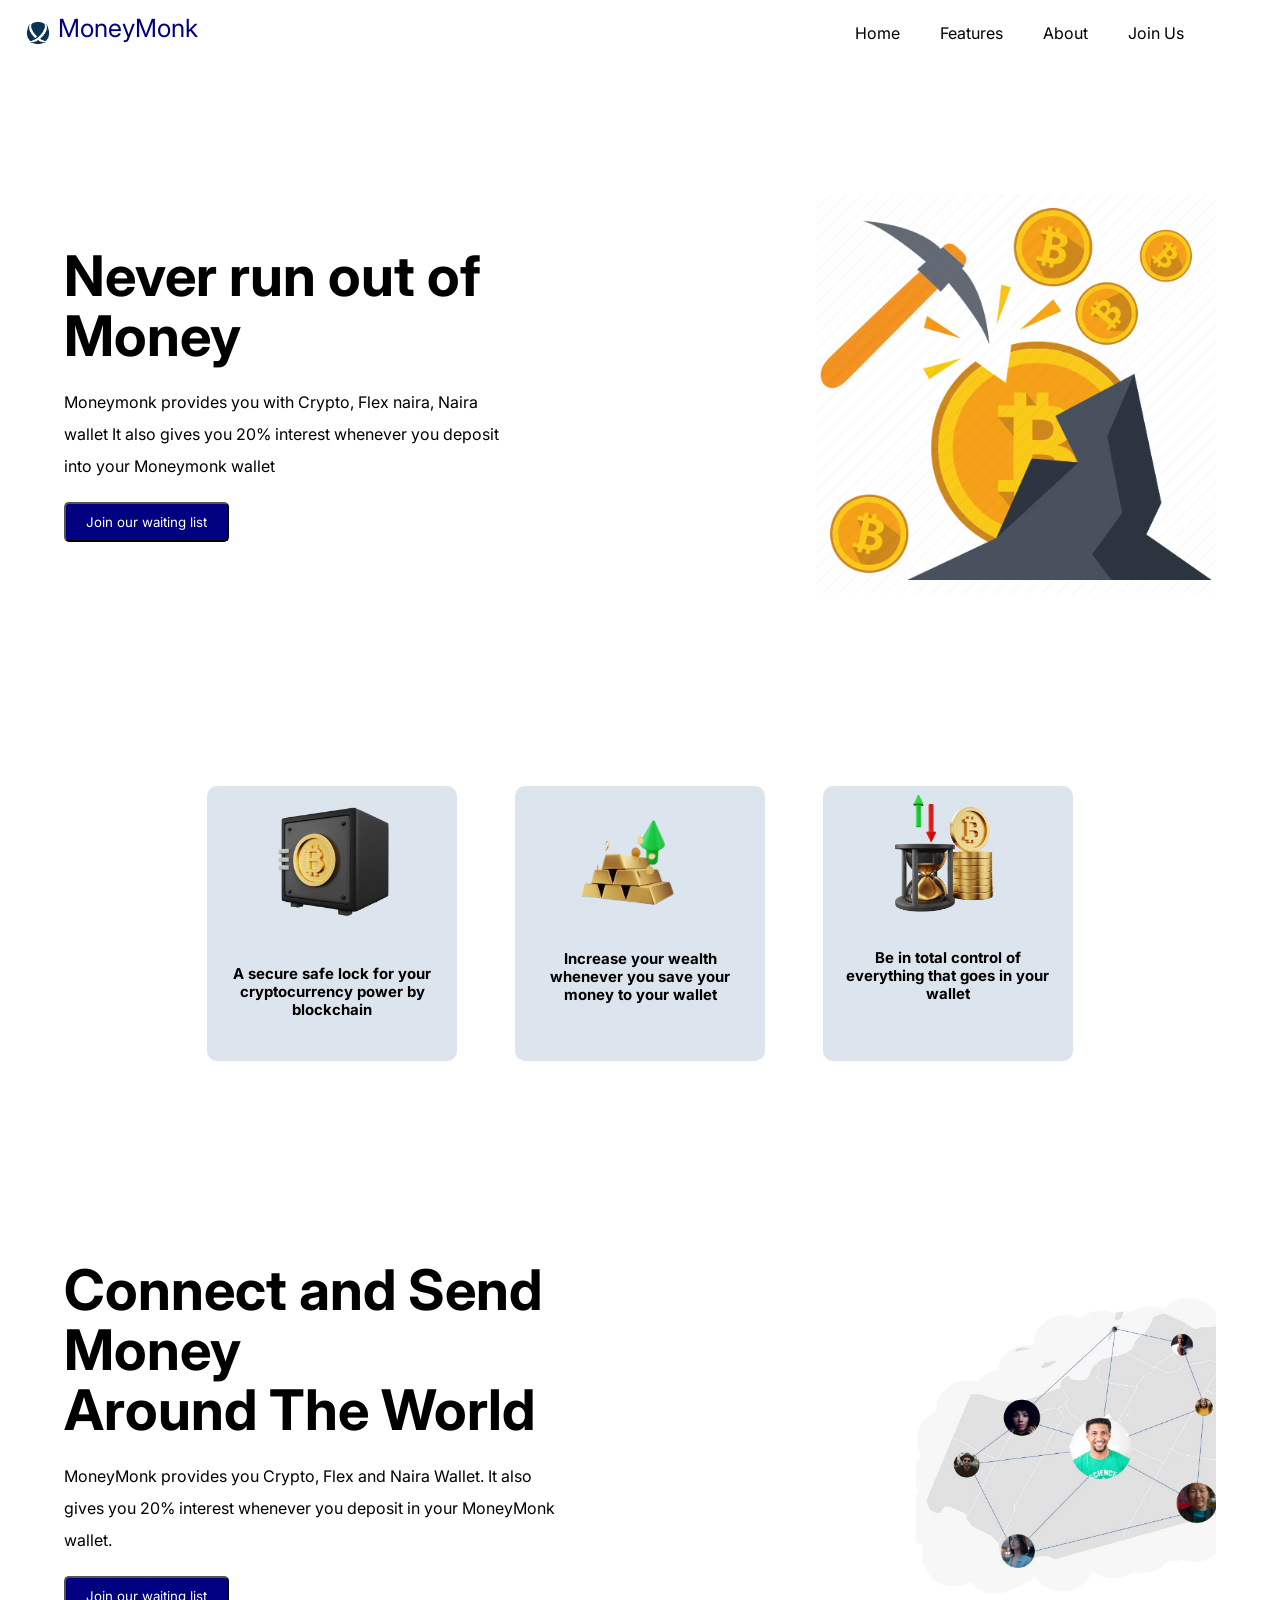
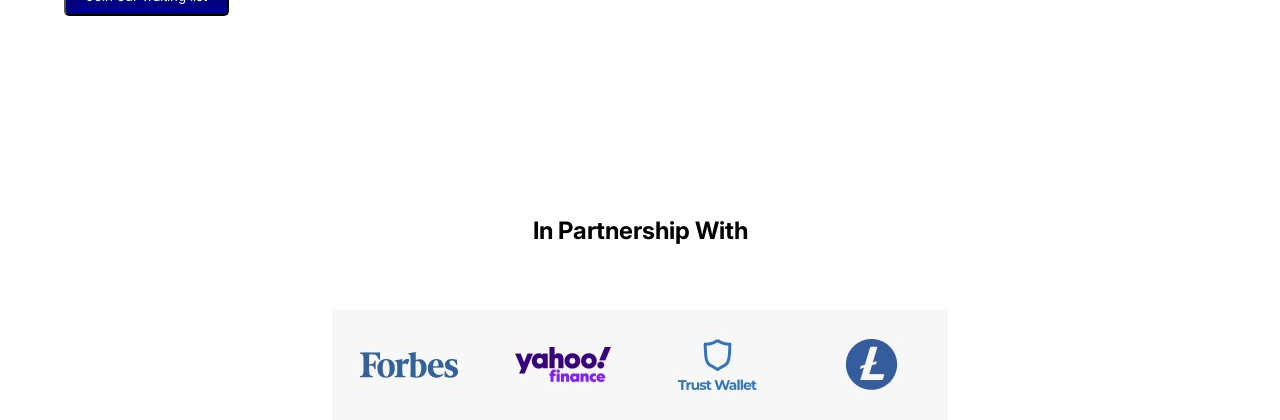
<file: index.html>
<!DOCTYPE html>
<html lang="en">
<head>
    <meta charset="UTF-8">
    <meta http-equiv="X-UA-Compatible" content="IE=edge">
    <meta name="viewport" content="width=device-width, initial-scale=1.0">
    <link rel="stylesheet" href="style.css">
    <title>Moneymonk</title>
</head>
<body>
<div class="nav-links">
  <div class="logo">
    <img src="images/05062021-07_generated-removebg-preview.png" alt="#"> MoneyMonk
  </div>

  <ul>
    <li><a href="#">Home</a></li>
    <li><a href="#">Features</a></li>
    <li><a href="#">About</a></li>
    <li><a href="#">Join Us</a></li>
  </ul>
</div>
</div>

<!--main section-->
<div class="main-content">
  <div class="heading">
    <h1>Never run out of Money</h1>
    <p>
      Moneymonk provides you with Crypto, Flex naira, Naira wallet It also gives you 20% interest whenever you
      deposit into your Moneymonk wallet
    </p>
    <button>Join our waiting list</button>
  </div>

  <img src="images/2905292.png" alt="">
</div>

<!--Sub-section-->
<div class="feature-box">
  <div class="box-1">
    <img src="images/sensei9-removebg-preview.png" alt="" class="">
    <h5>A secure safe lock for your cryptocurrency power by blockchain </h5>
   </div> 

  <div class="box-2">
    <img src="images/sensei4-removebg-preview.png" alt="" class="">
    <h5> Increase your wealth <br> whenever you save your money to your wallet</h5>
  </div>

  <div class="box-3">
    <img src="images/sensei10-removebg-preview.png" alt="">
    <h5>Be in total control of everything that goes in your wallet</h5>  </div>
  </div>
</div>

<div class="sub-content">
  <div class="heading">
  <h1>Connect and Send Money<br> Around The World</h1>
  <p>MoneyMonk provides you Crypto, Flex and Naira Wallet. It also gives you 20% interest whenever you deposit in your MoneyMonk wallet.</p>
<button>Join our waiting list</button>
  </div>

<img src="images\connection3-removebg-preview (1).png" alt="">
</div>

<div class="footer">
  <h2>In Partnership With</h2>
  </div>
<div class="images">
  <img src="images/sensei2.jpeg" alt="">
  <img src="images/sensei8.jpeg" alt="">
  <img src="images/sensei6.jpeg" alt="">
  <img src="images/sensei5.jpeg" alt="">
</div>
</file>
<file: style.css>
@import url('https://fonts.googleapis.com/css2?family=Inter:wght@100;400;500&display=swap');
   

    
    * {
      margin: 0;
      padding: 0;
      box-sizing: content-box;
      font-family: Inter, cursive;
      background
    }
    
    /* What does this work for? */
    /*
    div.navbar {
      display: flex;
      justify-content: space-between;
      margin: 0 5% 5%;
    }
    */
    div.logo {
      display: flex;
      font-size: 25px;
      color: navy;
      margin-left: 5px;
      height: 40px;
      background: white;
     }
      /* it suuposed to be div.nav-links not div.navlinks */
    div.nav-links {
      display: flex;
      justify-content: space-between;
      align-items: center;
      padding: 1% 1%;
      max-width: 100%;
    }
    
    ul {
      display: flex;
      padding-right: 5%;
      list-style: none;
    }
    
    li a {
      padding: 0 20px;
      text-decoration: none;
      color: black;
    }
    
    li a:hover {
      color: white;
      background: navy;
      padding: 10px 20px;
      border-radius: 5px;
    }
    
    /*
    li {
      padding-left: 20px;
    }
    
    li a {
      text-decoration: none;
      color: black;
      padding: 0;
    }
    
    ul 
    
    */
    
    div.main-content {
        display: flex;
      align-items: center;
      line-height: 2;
      padding: 10% 5% 5% 5%;
    }
    
    div.main-content.heading {
      display: flex;
      flex-direction: column;
    }
    
    .heading p {
      padding: 20px 0;
      width: 60%;
      
    }
    
    .heading h1 {
      width: 60%;
      font-size: 3.5rem;
      line-height: 60px;
    }
    
    .heading button {
      background: navy ;
      color: white;
      outline: none;
      border-radius: 5px;
      font-size: 500;
      padding: 10px 20px;
      cursor: pointer;
    }
    
    div.main-content img {
      width: 400px;
      border-radius: 3px;
      background: white;
    }
    
    /*
    div.main-content heading h1 {
      font-size: 300;
      margin: 80px 20px 40px 100px;
      height: 250px;
      text-transform: uppercase;
      letter-spacing: 2px;
      font-weight: 600px;
      color: #1a1a1a;
    }
    
    div.main-content heading p {
      text-align: left;
      padding-top: 0.7rem;
      color: black;
      font-size: 800;
      font-weight: 900px;
      letter-spacing: 2px;
    }
    
    div.main-content img {
      background: white;
      height: 250px;
      width: 300px;
      border-radius: 3px;
    }
    
    div.main-content button {
      background: #33629a;
      border-radius: 5px;
      font-size: 500;
      padding: 10px;
    }
    */
    
    div.feature-box {
      display: flex;
      justify-content: center;
      text-align: center;
      font-size: 18px;
      font-weight: 600;
      padding: 10% 5% 5% 5%;
    }
    div.feature-box  h5{
        padding: 10% 5% 5% 5%;    
    }


    div.box-1 {
      background: #dce4ee;
      height: 275px;
      width: 250px;
      border-radius: 10px;
    }

    div.box-1 img {
        width: 150px;

    }
    
    div.box-2 {
        background: #dce4ee;
      height: 275px;
      width: 250px;
      border-radius: 10px;
      margin: 0 5%;
    }

    div.box-2 img {
        width: 135px;
      background: #dce4ee;
    }
    
    div.box-3 {
      background: #dce4ee;
      height: 275px;
      width: 250px;
      border-radius: 10px;
    }

    div.box-3 img {
        width: 135px;
      background: #dce4ee;

        
    }

 div.sub-content {
    display: flex;
    align-items: center;
    line-height: 2;
    padding: 10% 5% 5% 5%;
    background-color: white;

 } 
 
 div.sub-content.heading {
     display: flex;
     flex-direction: column;
 }

 .heading p {
     padding: 20px 0;
     width: 60%;
 }

.heading h5 {
    width: 60%;
    font-size: 3.5rem;
    line-height: 60px;
    padding: 20px 0;
} 

.heading button {
    background:navy;
    color: white;
    border-radius: 5px;
    font-size: 500;
    padding: 10px 20px;
    cursor: pointer;
}

div.sub-content img {
    width: 300px;


}

div.footer {
    font-weight: 600;
    margin: auto;
    padding: 10% 5% 5% 5%;
}

 div.footer h2 {
  text-align: center;

}

.images {
  display: flex;
  justify-content: center;

}




@media screen and(max-width: 920px) {
  .nav-links {
    display: column;

 }
  }
  
    
    --section-padding: 4rem;
}
    
    
    
    

    
    
    
    
    
    
    
    
    
    
    
    
    
    
    
    
    
    
    
    
    
    
    
    
    
    
    
    
    
    
    
    
    
    
    
    
    
    
    
    
    
    
    
    
    
    
    
    
    
    
    
}
</file>
